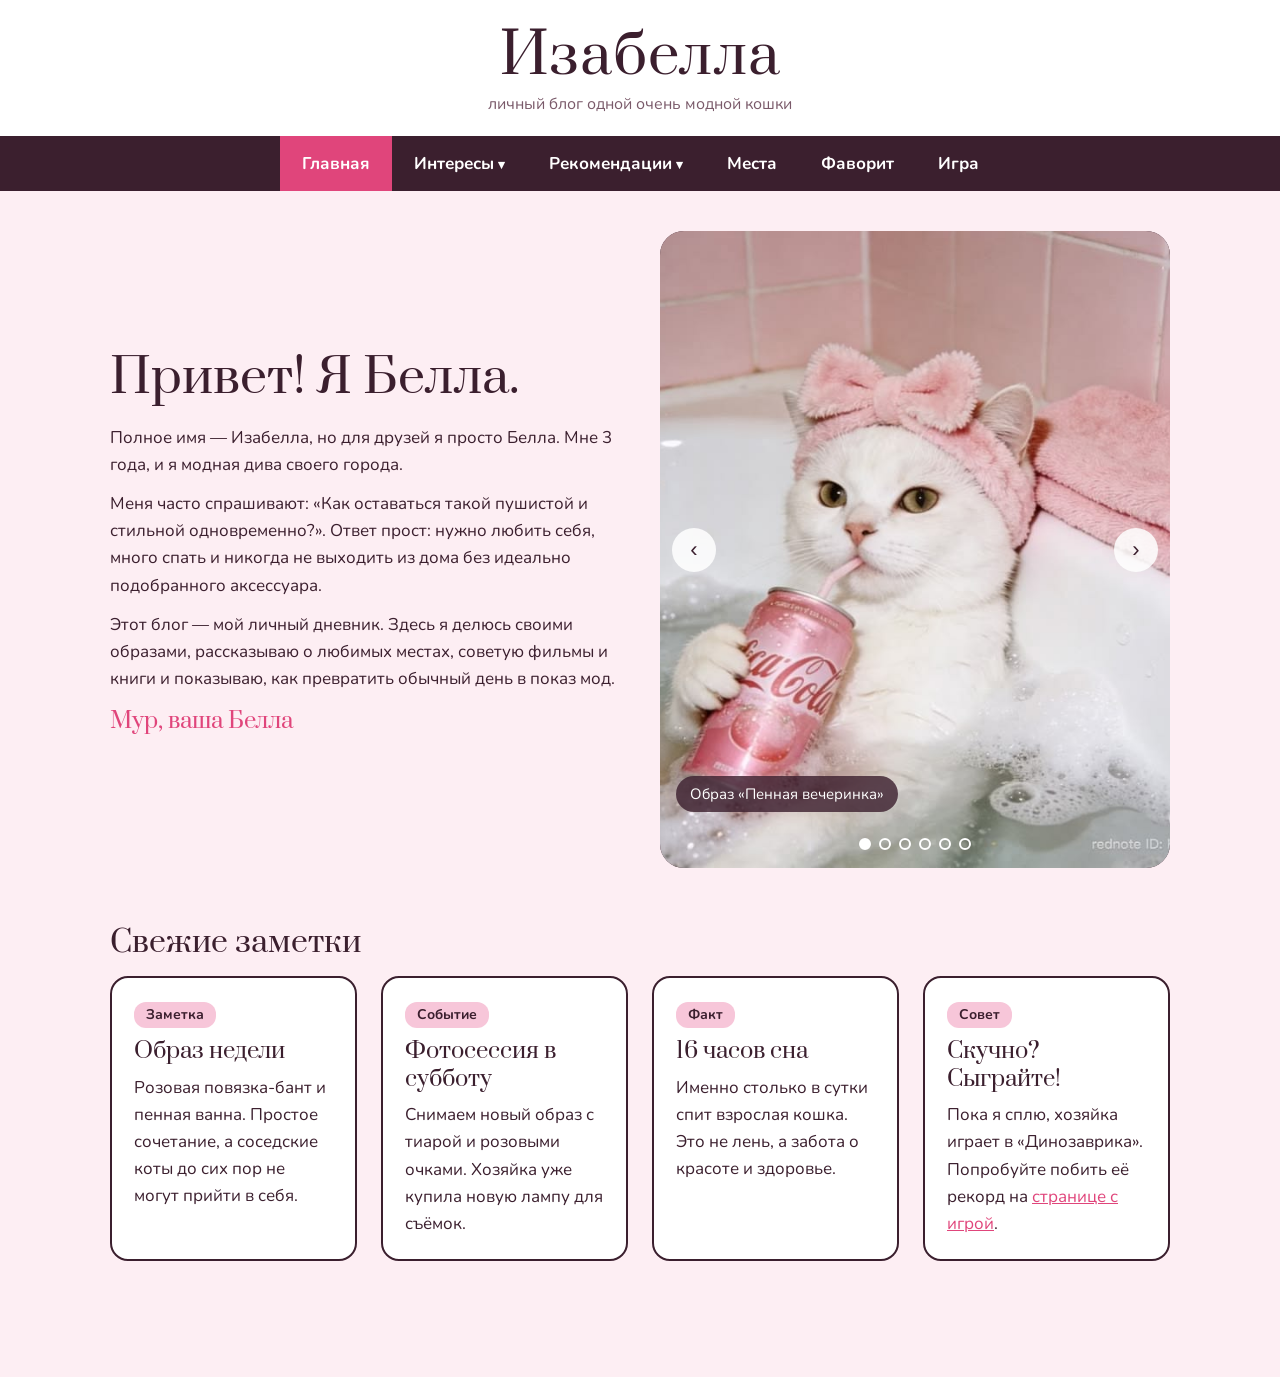
<file: index.html>
<!DOCTYPE html>
<html lang="ru">
<head>
    <meta charset="UTF-8">
    <meta name="viewport" content="width=device-width, initial-scale=1.0">
    <meta name="description" content="Личный блог кошки Изабеллы: мода, фотосессии и кошачья жизнь.">
    <title>Главная — Блог Изабеллы</title>
    <link rel="preconnect" href="https://fonts.googleapis.com">
    <link rel="preconnect" href="https://fonts.gstatic.com" crossorigin>
    <link href="https://fonts.googleapis.com/css2?family=Nunito:wght@400;700&family=Prata&display=swap" rel="stylesheet">
    <link rel="stylesheet" href="css/style.css">
</head>
<body>

    <header class="site-header">
        <a href="index.html" class="logo">Изабелла</a>
        <p class="tagline">личный блог одной очень модной кошки</p>
    </header>

    <nav class="main-nav" aria-label="Основное меню">
        <ul class="menu">
            <li><a href="index.html" class="active" aria-current="page">Главная</a></li>
            <li class="has-sub">
                <a href="interests.html">Интересы</a>
                <ul class="submenu">
                    <li><a href="interests.html#fashion">Мода</a></li>
                    <li><a href="interests.html#photo">Фотосессии</a></li>
                    <li><a href="interests.html#food">Гастрономия</a></li>
                    <li><a href="interests.html#sleep">Сон</a></li>
                    <li><a href="interests.html#gallery">Фотогалерея</a></li>
                </ul>
            </li>
            <li class="has-sub">
                <a href="recommendations.html">Рекомендации</a>
                <ul class="submenu">
                    <li><a href="recommendations.html#films">Фильмы и мультфильмы</a></li>
                    <li><a href="recommendations.html#books">Книги</a></li>
                    <li><a href="recommendations.html#sites">Полезные сайты</a></li>
                </ul>
            </li>
            <li><a href="places.html">Места</a></li>
            <li><a href="favorite.html">Фаворит</a></li>
            <li><a href="game.html">Игра</a></li>
        </ul>
    </nav>

    <main>
        <section class="hero">
            <div>
                <h1>Привет! Я Белла.</h1>
                <p>Полное имя — Изабелла, но для друзей я просто Белла. Мне 3 года, и я модная дива своего города.</p>
                <p>Меня часто спрашивают: «Как оставаться такой пушистой и стильной одновременно?». Ответ прост: нужно любить себя, много спать и никогда не выходить из дома без идеально подобранного аксессуара.</p>
                <p>Этот блог — мой личный дневник. Здесь я делюсь своими образами, рассказываю о любимых местах, советую фильмы и книги и показываю, как превратить обычный день в показ мод.</p>
                <p class="hero-sign">Мур, ваша Белла</p>
            </div>

            <!-- Слайдер с фотографиями -->
            <div class="slider" aria-label="Фотографии Беллы">
                <div class="slides">
                    <figure class="slide">
                        <img src="img/bella-bath.jpg" alt="Образ «Пенная вечеринка»">
                        <figcaption>Образ «Пенная вечеринка»</figcaption>
                    </figure>
                    <figure class="slide">
                        <img src="img/bella-phone.jpg" alt="Разговор с моим агентом">
                        <figcaption>Разговор с моим агентом</figcaption>
                    </figure>
                    <figure class="slide">
                        <img src="img/bella-tiara.jpg" alt="Звёздный выход в тиаре">
                        <figcaption>Звёздный выход в тиаре</figcaption>
                    </figure>
                    <figure class="slide">
                        <img src="img/bella-bows.jpg" alt="Бантики — всегда в моде">
                        <figcaption>Бантики — всегда в моде</figcaption>
                    </figure>
                    <figure class="slide">
                        <img src="img/bella-lashes.jpg" alt="Взгляд через плечо">
                        <figcaption>Взгляд через плечо</figcaption>
                    </figure>
                    <figure class="slide">
                        <img src="img/bella-smile.jpg" alt="Улыбка для обложки">
                        <figcaption>Улыбка для обложки</figcaption>
                    </figure>
                </div>
                <button class="slider-btn prev" aria-label="Предыдущее фото">‹</button>
                <button class="slider-btn next" aria-label="Следующее фото">›</button>
                <div class="slider-dots"></div>
            </div>
        </section>

        <section>
            <h2>Свежие заметки</h2>
            <!-- Сетка из четырёх карточек (CSS Grid) -->
            <div class="cards">
                <article class="card">
                    <span class="card-tag">Заметка</span>
                    <h3>Образ недели</h3>
                    <p>Розовая повязка-бант и пенная ванна. Простое сочетание, а соседские коты до сих пор не могут прийти в себя.</p>
                </article>
                <article class="card">
                    <span class="card-tag">Событие</span>
                    <h3>Фотосессия в субботу</h3>
                    <p>Снимаем новый образ с тиарой и розовыми очками. Хозяйка уже купила новую лампу для съёмок.</p>
                </article>
                <article class="card">
                    <span class="card-tag">Факт</span>
                    <h3>16 часов сна</h3>
                    <p>Именно столько в сутки спит взрослая кошка. Это не лень, а забота о красоте и здоровье.</p>
                </article>
                <article class="card">
                    <span class="card-tag">Совет</span>
                    <h3>Скучно? Сыграйте!</h3>
                    <p>Пока я сплю, хозяйка играет в «Динозаврика». Попробуйте побить её рекорд на <a href="game.html">странице с игрой</a>.</p>
                </article>
            </div>
        </section>
    </main>


    <script src="js/slider.js"></script>
</body>
</html>
</file>
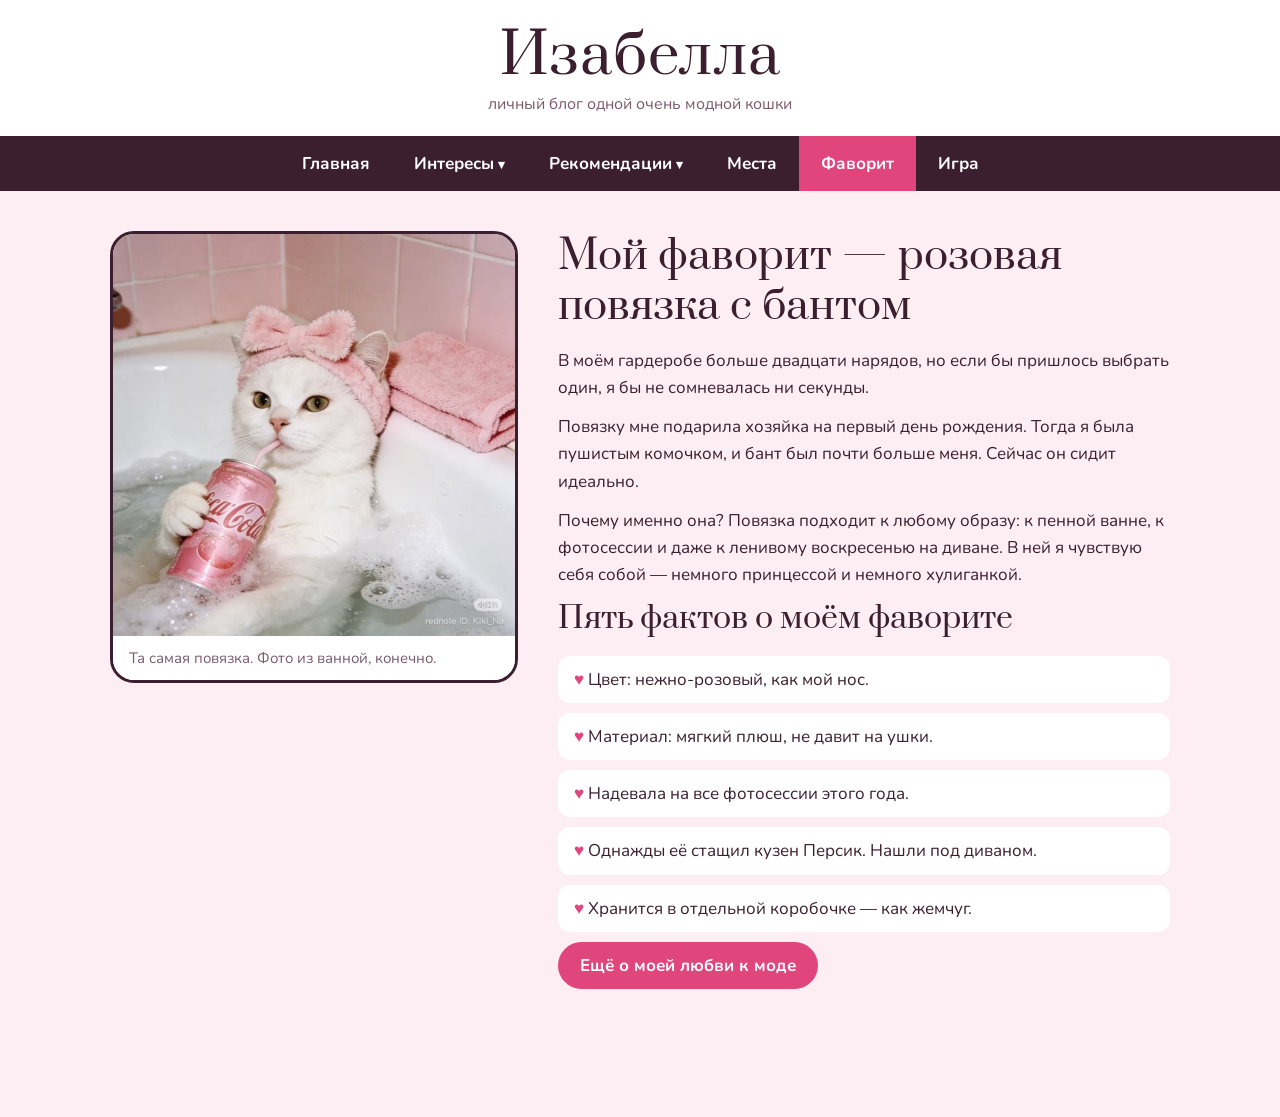
<file: favorite.html>
<!DOCTYPE html>
<html lang="ru">
<head>
    <meta charset="UTF-8">
    <meta name="viewport" content="width=device-width, initial-scale=1.0">
    <meta name="description" content="Любимая вещь кошки Изабеллы — розовая повязка с бантом.">
    <title>Фаворит — Блог Изабеллы</title>
    <link rel="preconnect" href="https://fonts.googleapis.com">
    <link rel="preconnect" href="https://fonts.gstatic.com" crossorigin>
    <link href="https://fonts.googleapis.com/css2?family=Nunito:wght@400;700&family=Prata&display=swap" rel="stylesheet">
    <link rel="stylesheet" href="css/style.css">
</head>
<body>

    <header class="site-header">
        <a href="index.html" class="logo">Изабелла</a>
        <p class="tagline">личный блог одной очень модной кошки</p>
    </header>

    <nav class="main-nav" aria-label="Основное меню">
        <ul class="menu">
            <li><a href="index.html">Главная</a></li>
            <li class="has-sub">
                <a href="interests.html">Интересы</a>
                <ul class="submenu">
                    <li><a href="interests.html#fashion">Мода</a></li>
                    <li><a href="interests.html#photo">Фотосессии</a></li>
                    <li><a href="interests.html#food">Гастрономия</a></li>
                    <li><a href="interests.html#sleep">Сон</a></li>
                    <li><a href="interests.html#gallery">Фотогалерея</a></li>
                </ul>
            </li>
            <li class="has-sub">
                <a href="recommendations.html">Рекомендации</a>
                <ul class="submenu">
                    <li><a href="recommendations.html#films">Фильмы и мультфильмы</a></li>
                    <li><a href="recommendations.html#books">Книги</a></li>
                    <li><a href="recommendations.html#sites">Полезные сайты</a></li>
                </ul>
            </li>
            <li><a href="places.html">Места</a></li>
            <li><a href="favorite.html" class="active" aria-current="page">Фаворит</a></li>
            <li><a href="game.html">Игра</a></li>
        </ul>
    </nav>

    <main>
        <section class="favorite">
            <figure class="favorite-photo">
                <img src="img/bella-bath.jpg" alt="Белла в розовой повязке с бантом">
                <figcaption>Та самая повязка. Фото из ванной, конечно.</figcaption>
            </figure>

            <div>
                <h1>Мой фаворит — розовая повязка с бантом</h1>
                <p>В моём гардеробе больше двадцати нарядов, но если бы пришлось выбрать один, я бы не сомневалась ни секунды.</p>
                <p>Повязку мне подарила хозяйка на первый день рождения. Тогда я была пушистым комочком, и бант был почти больше меня. Сейчас он сидит идеально.</p>
                <p>Почему именно она? Повязка подходит к любому образу: к пенной ванне, к фотосессии и даже к ленивому воскресенью на диване. В ней я чувствую себя собой — немного принцессой и немного хулиганкой.</p>

                <h2>Пять фактов о моём фаворите</h2>
                <ul class="facts">
                    <li>Цвет: нежно-розовый, как мой нос.</li>
                    <li>Материал: мягкий плюш, не давит на ушки.</li>
                    <li>Надевала на все фотосессии этого года.</li>
                    <li>Однажды её стащил кузен Персик. Нашли под диваном.</li>
                    <li>Хранится в отдельной коробочке — как жемчуг.</li>
                </ul>

                <p><a class="btn-link" href="interests.html#fashion">Ещё о моей любви к моде</a></p>
            </div>
        </section>
    </main>


</body>
</html>
</file>
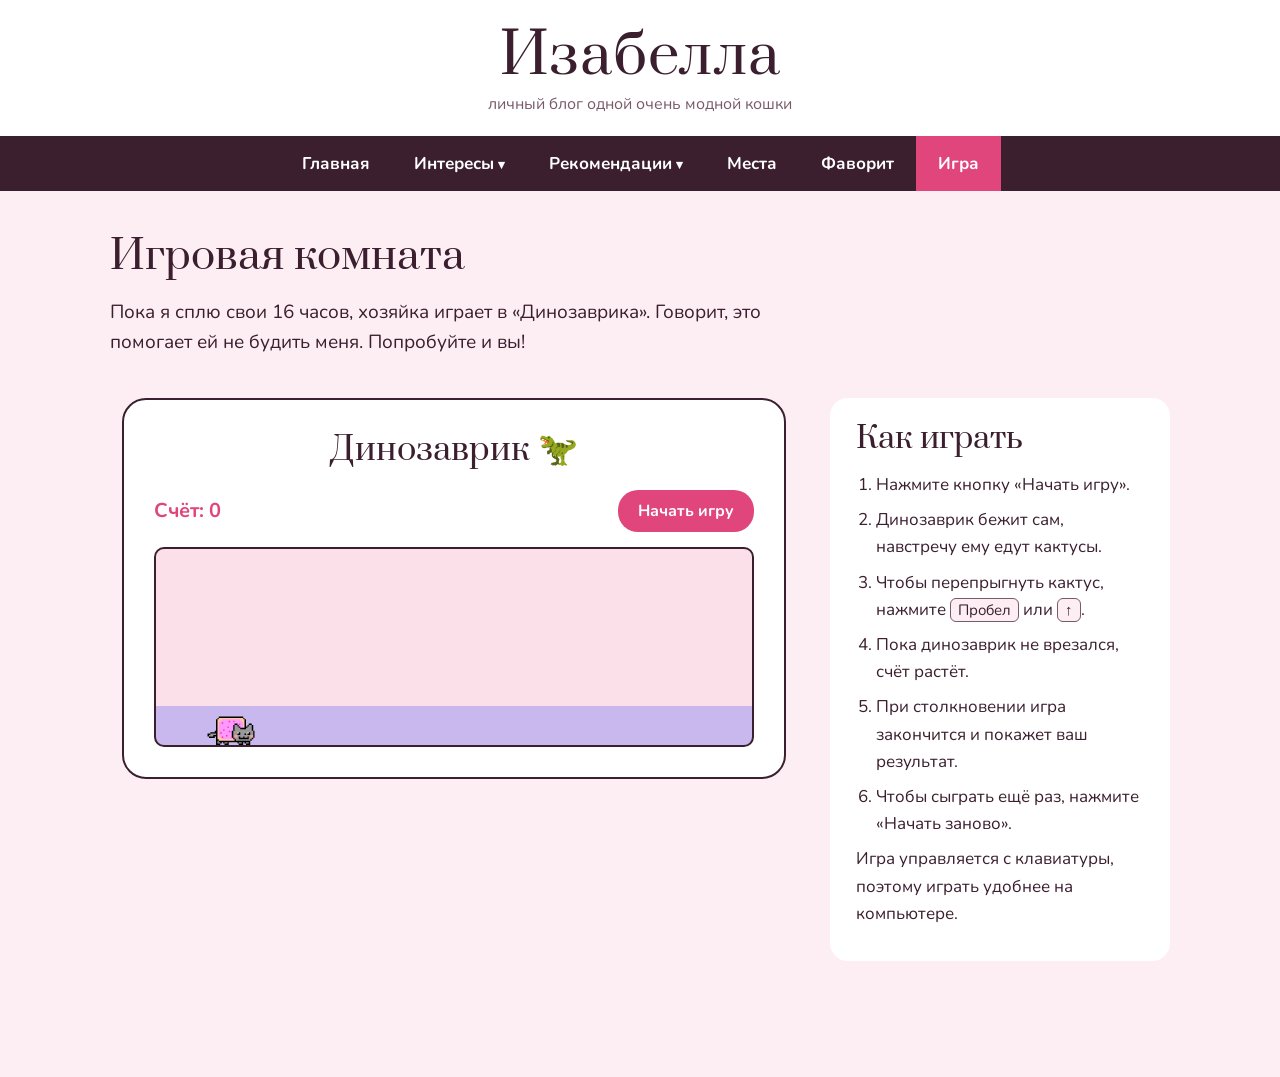
<file: game.html>
<!DOCTYPE html>
<html lang="ru">
<head>
    <meta charset="UTF-8">
    <meta name="viewport" content="width=device-width, initial-scale=1.0">
    <meta name="description" content="Игра «Динозаврик» в блоге кошки Изабеллы.">
    <title>Игра — Блог Изабеллы</title>
    <link rel="preconnect" href="https://fonts.googleapis.com">
    <link rel="preconnect" href="https://fonts.gstatic.com" crossorigin>
    <link href="https://fonts.googleapis.com/css2?family=Nunito:wght@400;700&family=Prata&display=swap" rel="stylesheet">
    <link rel="stylesheet" href="css/style.css">
    <link rel="stylesheet" href="css/game.css">
</head>
<body>

    <header class="site-header">
        <a href="index.html" class="logo">Изабелла</a>
        <p class="tagline">личный блог одной очень модной кошки</p>
    </header>

    <nav class="main-nav" aria-label="Основное меню">
        <ul class="menu">
            <li><a href="index.html">Главная</a></li>
            <li class="has-sub">
                <a href="interests.html">Интересы</a>
                <ul class="submenu">
                    <li><a href="interests.html#fashion">Мода</a></li>
                    <li><a href="interests.html#photo">Фотосессии</a></li>
                    <li><a href="interests.html#food">Гастрономия</a></li>
                    <li><a href="interests.html#sleep">Сон</a></li>
                    <li><a href="interests.html#gallery">Фотогалерея</a></li>
                </ul>
            </li>
            <li class="has-sub">
                <a href="recommendations.html">Рекомендации</a>
                <ul class="submenu">
                    <li><a href="recommendations.html#films">Фильмы и мультфильмы</a></li>
                    <li><a href="recommendations.html#books">Книги</a></li>
                    <li><a href="recommendations.html#sites">Полезные сайты</a></li>
                </ul>
            </li>
            <li><a href="places.html">Места</a></li>
            <li><a href="favorite.html">Фаворит</a></li>
            <li><a href="game.html" class="active" aria-current="page">Игра</a></li>
        </ul>
    </nav>

    <main>
        <section class="page-intro">
            <h1>Игровая комната</h1>
            <p>Пока я сплю свои 16 часов, хозяйка играет в «Динозаврика». Говорит, это помогает ей не будить меня. Попробуйте и вы!</p>
        </section>

        <section class="game-layout">
            <!-- Игра из задания 5: разметка и id не изменены -->
            <div class="game-container">
                <h2>Динозаврик 🦖</h2>

                <!-- Панель управления -->
                <div class="ui-panel">
                    <div class="score">Счёт: <span id="score">0</span></div>
                    <div class="buttons">
                        <button id="startBtn">Начать игру</button>
                        <button id="restartBtn">Начать заново</button>
                    </div>
                </div>

                <!-- Игровое поле -->
                <div class="game-scroll">
                    <div class="game">
                        <div id="dino"></div>
                        <div id="cactus"></div>
                    </div>
                </div>
            </div>

            <!-- Инструкция для игрока -->
            <aside class="game-rules">
                <h2>Как играть</h2>
                <ol>
                    <li>Нажмите кнопку «Начать игру».</li>
                    <li>Динозаврик бежит сам, навстречу ему едут кактусы.</li>
                    <li>Чтобы перепрыгнуть кактус, нажмите <kbd>Пробел</kbd> или <kbd>↑</kbd>.</li>
                    <li>Пока динозаврик не врезался, счёт растёт.</li>
                    <li>При столкновении игра закончится и покажет ваш результат.</li>
                    <li>Чтобы сыграть ещё раз, нажмите «Начать заново».</li>
                </ol>
                <p>Игра управляется с клавиатуры, поэтому играть удобнее на компьютере.</p>
            </aside>
        </section>
    </main>


    <script src="js/game.js"></script>
</body>
</html>
</file>
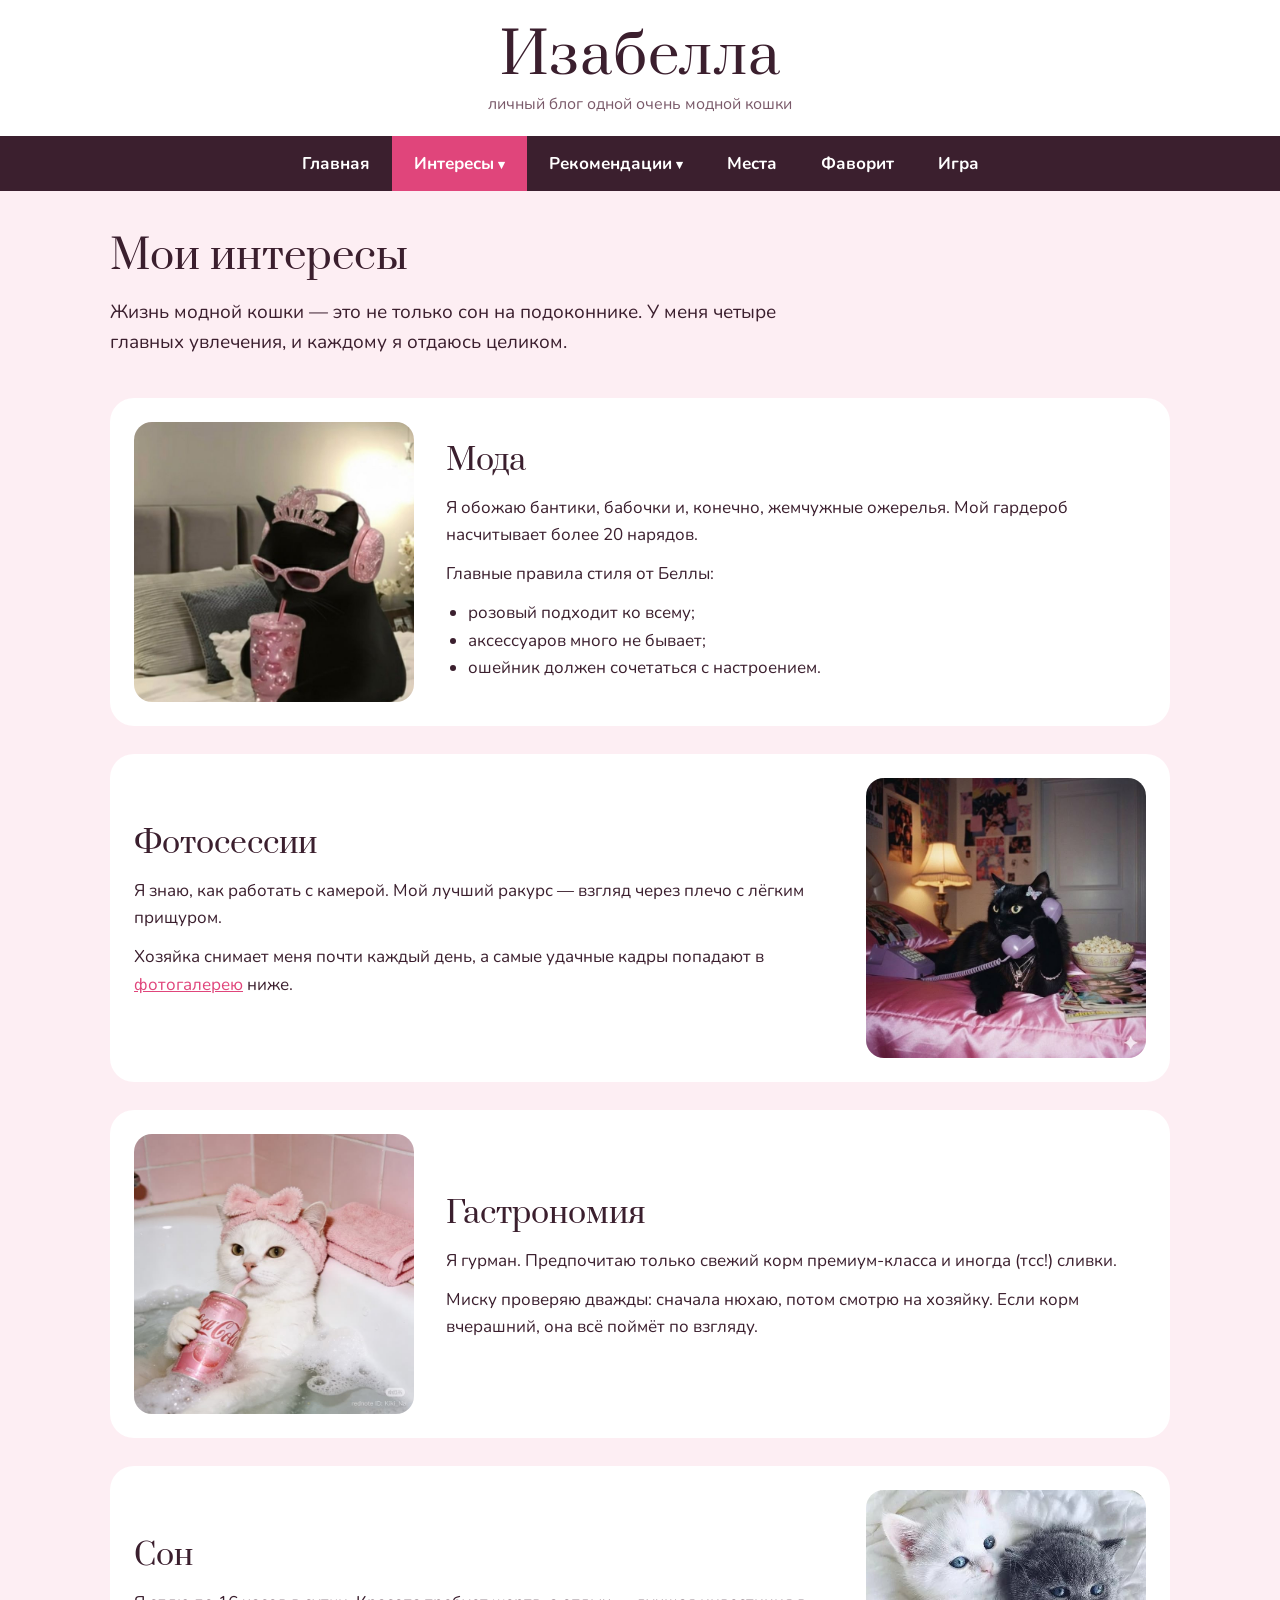
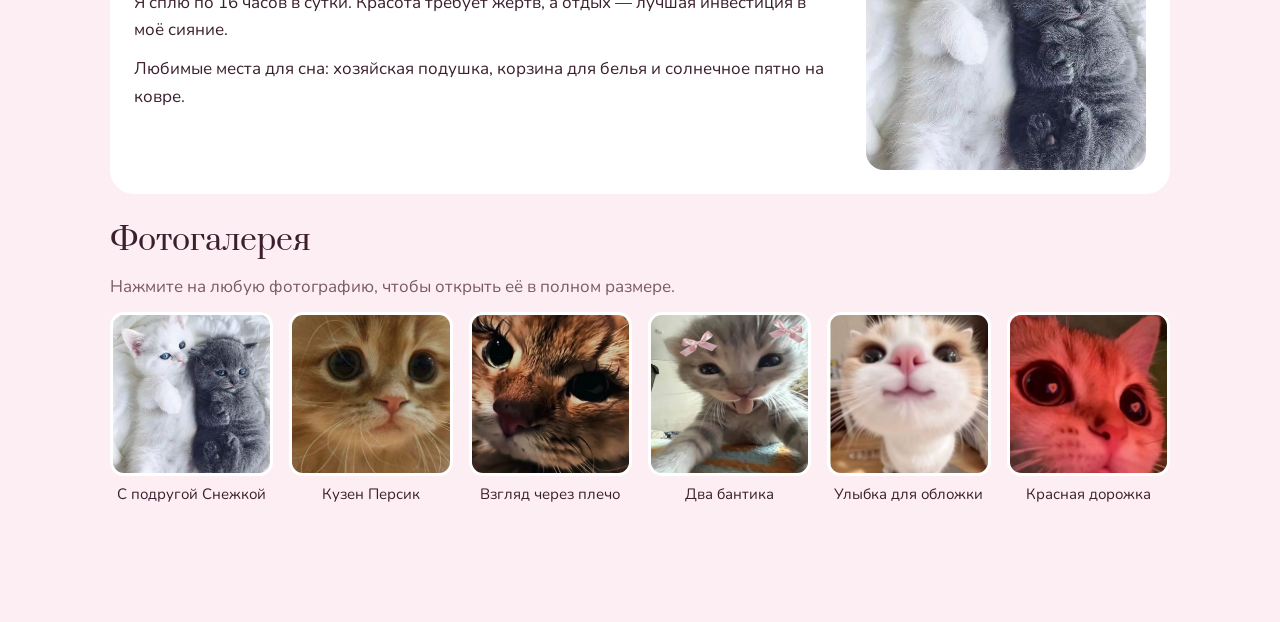
<file: interests.html>
<!DOCTYPE html>
<html lang="ru">
<head>
    <meta charset="UTF-8">
    <meta name="viewport" content="width=device-width, initial-scale=1.0">
    <meta name="description" content="Увлечения кошки Изабеллы: мода, фотосессии, гастрономия и сон.">
    <title>Мои интересы — Блог Изабеллы</title>
    <link rel="preconnect" href="https://fonts.googleapis.com">
    <link rel="preconnect" href="https://fonts.gstatic.com" crossorigin>
    <link href="https://fonts.googleapis.com/css2?family=Nunito:wght@400;700&family=Prata&display=swap" rel="stylesheet">
    <link rel="stylesheet" href="css/style.css">
</head>
<body>

    <header class="site-header">
        <a href="index.html" class="logo">Изабелла</a>
        <p class="tagline">личный блог одной очень модной кошки</p>
    </header>

    <nav class="main-nav" aria-label="Основное меню">
        <ul class="menu">
            <li><a href="index.html">Главная</a></li>
            <li class="has-sub">
                <a href="interests.html" class="active" aria-current="page">Интересы</a>
                <ul class="submenu">
                    <li><a href="interests.html#fashion">Мода</a></li>
                    <li><a href="interests.html#photo">Фотосессии</a></li>
                    <li><a href="interests.html#food">Гастрономия</a></li>
                    <li><a href="interests.html#sleep">Сон</a></li>
                    <li><a href="interests.html#gallery">Фотогалерея</a></li>
                </ul>
            </li>
            <li class="has-sub">
                <a href="recommendations.html">Рекомендации</a>
                <ul class="submenu">
                    <li><a href="recommendations.html#films">Фильмы и мультфильмы</a></li>
                    <li><a href="recommendations.html#books">Книги</a></li>
                    <li><a href="recommendations.html#sites">Полезные сайты</a></li>
                </ul>
            </li>
            <li><a href="places.html">Места</a></li>
            <li><a href="favorite.html">Фаворит</a></li>
            <li><a href="game.html">Игра</a></li>
        </ul>
    </nav>

    <main>
        <section class="page-intro">
            <h1>Мои интересы</h1>
            <p>Жизнь модной кошки — это не только сон на подоконнике. У меня четыре главных увлечения, и каждому я отдаюсь целиком.</p>
        </section>

        <article class="interest" id="fashion">
            <img src="img/bella-tiara.jpg" alt="Белла в тиаре и розовых очках">
            <div>
                <h2>Мода</h2>
                <p>Я обожаю бантики, бабочки и, конечно, жемчужные ожерелья. Мой гардероб насчитывает более 20 нарядов.</p>
                <p>Главные правила стиля от Беллы:</p>
                <ul>
                    <li>розовый подходит ко всему;</li>
                    <li>аксессуаров много не бывает;</li>
                    <li>ошейник должен сочетаться с настроением.</li>
                </ul>
            </div>
        </article>

        <article class="interest" id="photo">
            <img src="img/bella-phone.jpg" alt="Белла позирует с розовым телефоном">
            <div>
                <h2>Фотосессии</h2>
                <p>Я знаю, как работать с камерой. Мой лучший ракурс — взгляд через плечо с лёгким прищуром.</p>
                <p>Хозяйка снимает меня почти каждый день, а самые удачные кадры попадают в <a href="#gallery">фотогалерею</a> ниже.</p>
            </div>
        </article>

        <article class="interest" id="food">
            <img src="img/bella-bath.jpg" alt="Белла в ванне с пеной">
            <div>
                <h2>Гастрономия</h2>
                <p>Я гурман. Предпочитаю только свежий корм премиум-класса и иногда (тсс!) сливки.</p>
                <p>Миску проверяю дважды: сначала нюхаю, потом смотрю на хозяйку. Если корм вчерашний, она всё поймёт по взгляду.</p>
            </div>
        </article>

        <article class="interest" id="sleep">
            <img src="img/friends.jpg" alt="Белла спит вместе с подругой">
            <div>
                <h2>Сон</h2>
                <p>Я сплю по 16 часов в сутки. Красота требует жертв, а отдых — лучшая инвестиция в моё сияние.</p>
                <p>Любимые места для сна: хозяйская подушка, корзина для белья и солнечное пятно на ковре.</p>
            </div>
        </article>

        <!-- Фотогалерея из задания 1: клик открывает фото в новой вкладке -->
        <section id="gallery">
            <h2>Фотогалерея</h2>
            <p class="lead">Нажмите на любую фотографию, чтобы открыть её в полном размере.</p>
            <div class="gallery">
                <a href="img/friends.jpg" target="_blank" title="Открыть фото в новой вкладке">
                    <img src="img/friends.jpg" alt="С подругой Снежкой">
                    <span>С подругой Снежкой</span>
                </a>
                <a href="img/peach.jpg" target="_blank" title="Открыть фото в новой вкладке">
                    <img src="img/peach.jpg" alt="Кузен Персик">
                    <span>Кузен Персик</span>
                </a>
                <a href="img/bella-lashes.jpg" target="_blank" title="Открыть фото в новой вкладке">
                    <img src="img/bella-lashes.jpg" alt="Взгляд через плечо">
                    <span>Взгляд через плечо</span>
                </a>
                <a href="img/bella-bows.jpg" target="_blank" title="Открыть фото в новой вкладке">
                    <img src="img/bella-bows.jpg" alt="Два бантика">
                    <span>Два бантика</span>
                </a>
                <a href="img/bella-smile.jpg" target="_blank" title="Открыть фото в новой вкладке">
                    <img src="img/bella-smile.jpg" alt="Улыбка для обложки">
                    <span>Улыбка для обложки</span>
                </a>
                <a href="img/bella-red.jpg" target="_blank" title="Открыть фото в новой вкладке">
                    <img src="img/bella-red.jpg" alt="Красная дорожка">
                    <span>Красная дорожка</span>
                </a>
            </div>
        </section>
    </main>


</body>
</html>
</file>
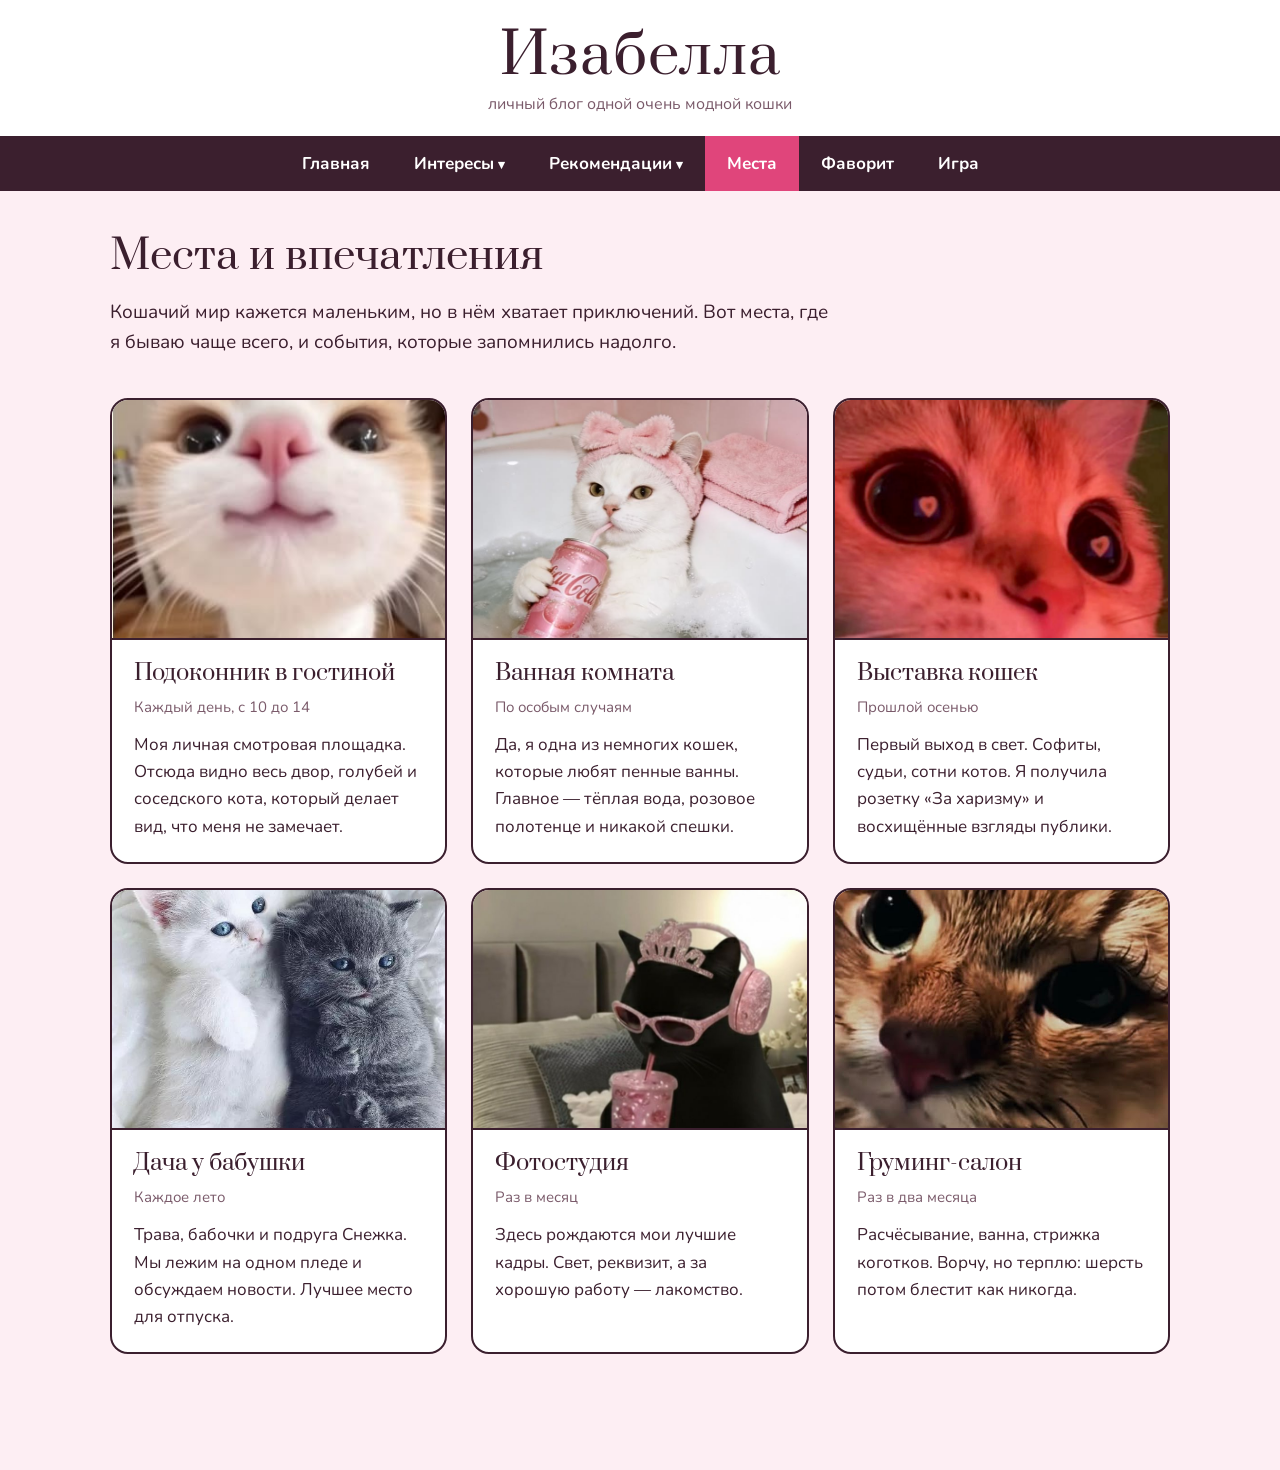
<file: places.html>
<!DOCTYPE html>
<html lang="ru">
<head>
    <meta charset="UTF-8">
    <meta name="viewport" content="width=device-width, initial-scale=1.0">
    <meta name="description" content="Любимые места и яркие впечатления кошки Изабеллы.">
    <title>Места и впечатления — Блог Изабеллы</title>
    <link rel="preconnect" href="https://fonts.googleapis.com">
    <link rel="preconnect" href="https://fonts.gstatic.com" crossorigin>
    <link href="https://fonts.googleapis.com/css2?family=Nunito:wght@400;700&family=Prata&display=swap" rel="stylesheet">
    <link rel="stylesheet" href="css/style.css">
</head>
<body>

    <header class="site-header">
        <a href="index.html" class="logo">Изабелла</a>
        <p class="tagline">личный блог одной очень модной кошки</p>
    </header>

    <nav class="main-nav" aria-label="Основное меню">
        <ul class="menu">
            <li><a href="index.html">Главная</a></li>
            <li class="has-sub">
                <a href="interests.html">Интересы</a>
                <ul class="submenu">
                    <li><a href="interests.html#fashion">Мода</a></li>
                    <li><a href="interests.html#photo">Фотосессии</a></li>
                    <li><a href="interests.html#food">Гастрономия</a></li>
                    <li><a href="interests.html#sleep">Сон</a></li>
                    <li><a href="interests.html#gallery">Фотогалерея</a></li>
                </ul>
            </li>
            <li class="has-sub">
                <a href="recommendations.html">Рекомендации</a>
                <ul class="submenu">
                    <li><a href="recommendations.html#films">Фильмы и мультфильмы</a></li>
                    <li><a href="recommendations.html#books">Книги</a></li>
                    <li><a href="recommendations.html#sites">Полезные сайты</a></li>
                </ul>
            </li>
            <li><a href="places.html" class="active" aria-current="page">Места</a></li>
            <li><a href="favorite.html">Фаворит</a></li>
            <li><a href="game.html">Игра</a></li>
        </ul>
    </nav>

    <main>
        <section class="page-intro">
            <h1>Места и впечатления</h1>
            <p>Кошачий мир кажется маленьким, но в нём хватает приключений. Вот места, где я бываю чаще всего, и события, которые запомнились надолго.</p>
        </section>

        <section>
            <div class="cards cards-3">
                <article class="card card-photo">
                    <img src="img/bella-smile.jpg" alt="Белла на подоконнике">
                    <div class="card-body">
                        <h3>Подоконник в гостиной</h3>
                        <p class="place-meta">Каждый день, с 10 до 14</p>
                        <p>Моя личная смотровая площадка. Отсюда видно весь двор, голубей и соседского кота, который делает вид, что меня не замечает.</p>
                    </div>
                </article>
                <article class="card card-photo">
                    <img src="img/bella-bath.jpg" alt="Белла в ванне">
                    <div class="card-body">
                        <h3>Ванная комната</h3>
                        <p class="place-meta">По особым случаям</p>
                        <p>Да, я одна из немногих кошек, которые любят пенные ванны. Главное — тёплая вода, розовое полотенце и никакой спешки.</p>
                    </div>
                </article>
                <article class="card card-photo">
                    <img src="img/bella-red.jpg" alt="Белла на выставке">
                    <div class="card-body">
                        <h3>Выставка кошек</h3>
                        <p class="place-meta">Прошлой осенью</p>
                        <p>Первый выход в свет. Софиты, судьи, сотни котов. Я получила розетку «За харизму» и восхищённые взгляды публики.</p>
                    </div>
                </article>
                <article class="card card-photo">
                    <img src="img/friends.jpg" alt="Белла с подругой">
                    <div class="card-body">
                        <h3>Дача у бабушки</h3>
                        <p class="place-meta">Каждое лето</p>
                        <p>Трава, бабочки и подруга Снежка. Мы лежим на одном пледе и обсуждаем новости. Лучшее место для отпуска.</p>
                    </div>
                </article>
                <article class="card card-photo">
                    <img src="img/bella-tiara.jpg" alt="Белла в студии">
                    <div class="card-body">
                        <h3>Фотостудия</h3>
                        <p class="place-meta">Раз в месяц</p>
                        <p>Здесь рождаются мои лучшие кадры. Свет, реквизит, а за хорошую работу — лакомство.</p>
                    </div>
                </article>
                <article class="card card-photo">
                    <img src="img/bella-lashes.jpg" alt="Белла после груминга">
                    <div class="card-body">
                        <h3>Груминг-салон</h3>
                        <p class="place-meta">Раз в два месяца</p>
                        <p>Расчёсывание, ванна, стрижка коготков. Ворчу, но терплю: шерсть потом блестит как никогда.</p>
                    </div>
                </article>
            </div>
        </section>
    </main>


</body>
</html>
</file>
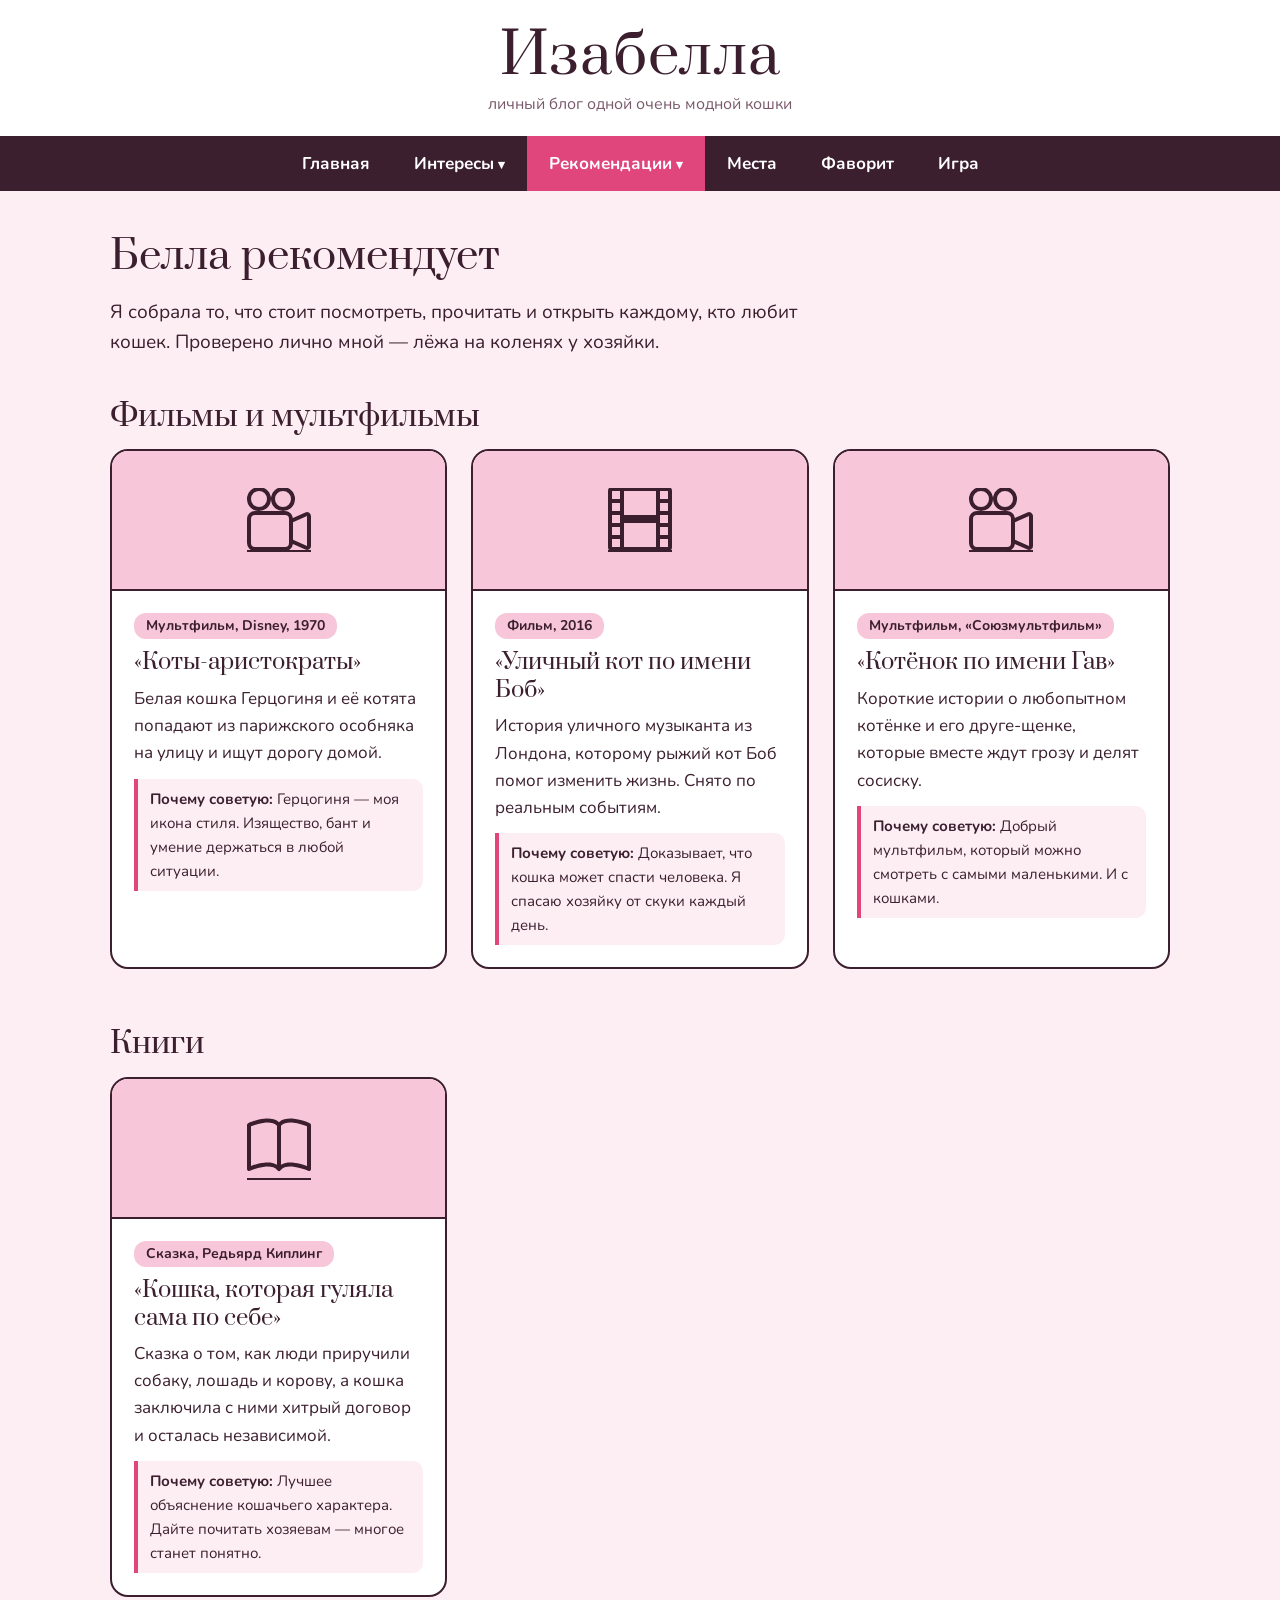
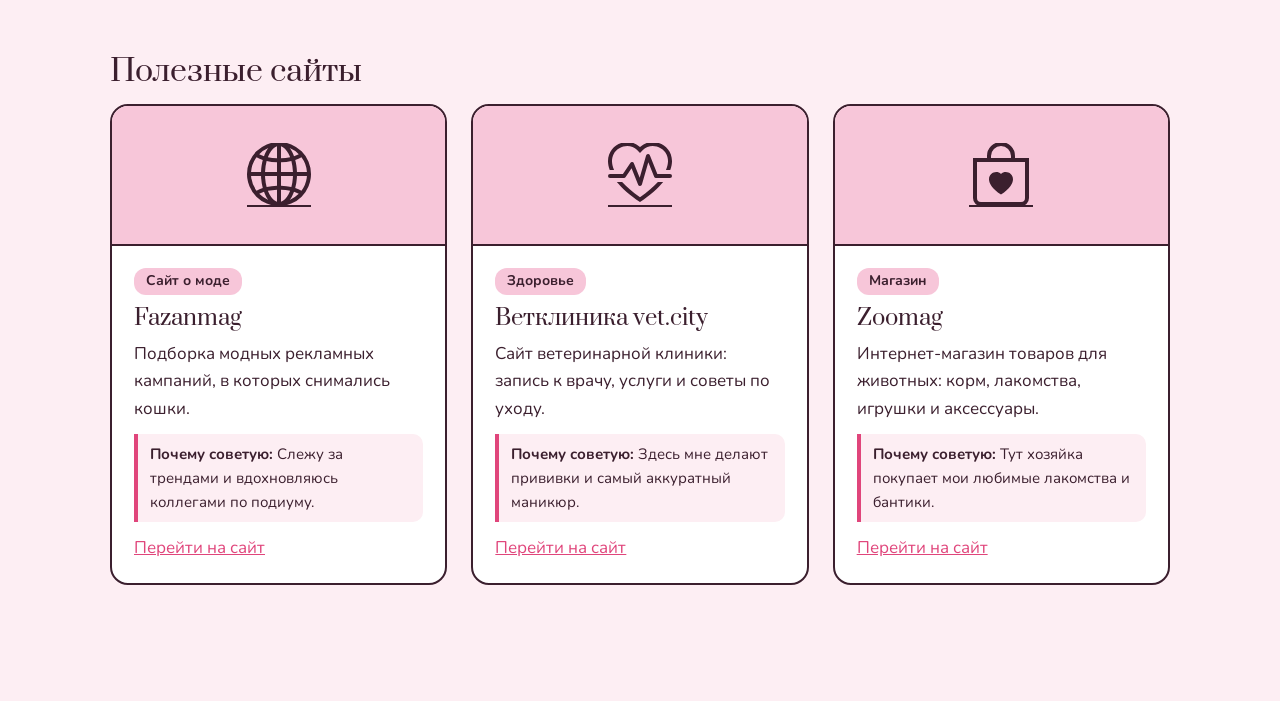
<file: recommendations.html>
<!DOCTYPE html>
<html lang="ru">
<head>
    <meta charset="UTF-8">
    <meta name="viewport" content="width=device-width, initial-scale=1.0">
    <meta name="description" content="Фильмы, книги и сайты, которые советует кошка Изабелла.">
    <title>Мои рекомендации — Блог Изабеллы</title>
    <link rel="preconnect" href="https://fonts.googleapis.com">
    <link rel="preconnect" href="https://fonts.gstatic.com" crossorigin>
    <link href="https://fonts.googleapis.com/css2?family=Nunito:wght@400;700&family=Prata&display=swap" rel="stylesheet">
    <link rel="stylesheet" href="css/style.css">
</head>
<body>

    <header class="site-header">
        <a href="index.html" class="logo">Изабелла</a>
        <p class="tagline">личный блог одной очень модной кошки</p>
    </header>

    <nav class="main-nav" aria-label="Основное меню">
        <ul class="menu">
            <li><a href="index.html">Главная</a></li>
            <li class="has-sub">
                <a href="interests.html">Интересы</a>
                <ul class="submenu">
                    <li><a href="interests.html#fashion">Мода</a></li>
                    <li><a href="interests.html#photo">Фотосессии</a></li>
                    <li><a href="interests.html#food">Гастрономия</a></li>
                    <li><a href="interests.html#sleep">Сон</a></li>
                    <li><a href="interests.html#gallery">Фотогалерея</a></li>
                </ul>
            </li>
            <li class="has-sub">
                <a href="recommendations.html" class="active" aria-current="page">Рекомендации</a>
                <ul class="submenu">
                    <li><a href="recommendations.html#films">Фильмы и мультфильмы</a></li>
                    <li><a href="recommendations.html#books">Книги</a></li>
                    <li><a href="recommendations.html#sites">Полезные сайты</a></li>
                </ul>
            </li>
            <li><a href="places.html">Места</a></li>
            <li><a href="favorite.html">Фаворит</a></li>
            <li><a href="game.html">Игра</a></li>
        </ul>
    </nav>

    <main>
        <section class="page-intro">
            <h1>Белла рекомендует</h1>
            <p>Я собрала то, что стоит посмотреть, прочитать и открыть каждому, кто любит кошек. Проверено лично мной — лёжа на коленях у хозяйки.</p>
        </section>

        <section id="films">
            <h2>Фильмы и мультфильмы</h2>
            <div class="cards cards-3">
                <article class="card card-photo">
                    <div class="rec-icon"><img src="img/icons/camera-reels.svg" alt="Иконка: Мультфильм, Disney, 1970"></div>
                    <div class="card-body">
                        <span class="card-tag">Мультфильм, Disney, 1970</span>
                        <h3>«Коты-аристократы»</h3>
                        <p>Белая кошка Герцогиня и её котята попадают из парижского особняка на улицу и ищут дорогу домой.</p>
                        <p class="rec-why"><strong>Почему советую:</strong> Герцогиня — моя икона стиля. Изящество, бант и умение держаться в любой ситуации.</p>
                    </div>
                </article>
                <article class="card card-photo">
                    <div class="rec-icon"><img src="img/icons/film.svg" alt="Иконка: Фильм, 2016"></div>
                    <div class="card-body">
                        <span class="card-tag">Фильм, 2016</span>
                        <h3>«Уличный кот по имени Боб»</h3>
                        <p>История уличного музыканта из Лондона, которому рыжий кот Боб помог изменить жизнь. Снято по реальным событиям.</p>
                        <p class="rec-why"><strong>Почему советую:</strong> Доказывает, что кошка может спасти человека. Я спасаю хозяйку от скуки каждый день.</p>
                    </div>
                </article>
                <article class="card card-photo">
                    <div class="rec-icon"><img src="img/icons/camera-reels.svg" alt="Иконка: Мультфильм, «Союзмультфильм»"></div>
                    <div class="card-body">
                        <span class="card-tag">Мультфильм, «Союзмультфильм»</span>
                        <h3>«Котёнок по имени Гав»</h3>
                        <p>Короткие истории о любопытном котёнке и его друге-щенке, которые вместе ждут грозу и делят сосиску.</p>
                        <p class="rec-why"><strong>Почему советую:</strong> Добрый мультфильм, который можно смотреть с самыми маленькими. И с кошками.</p>
                    </div>
                </article>
            </div>
        </section>

        <section id="books">
            <h2>Книги</h2>
            <div class="cards cards-3">
                <article class="card card-photo">
                    <div class="rec-icon"><img src="img/icons/book.svg" alt="Иконка: Сказка, Редьярд Киплинг"></div>
                    <div class="card-body">
                        <span class="card-tag">Сказка, Редьярд Киплинг</span>
                        <h3>«Кошка, которая гуляла сама по себе»</h3>
                        <p>Сказка о том, как люди приручили собаку, лошадь и корову, а кошка заключила с ними хитрый договор и осталась независимой.</p>
                        <p class="rec-why"><strong>Почему советую:</strong> Лучшее объяснение кошачьего характера. Дайте почитать хозяевам — многое станет понятно.</p>
                    </div>
                </article>
            </div>
        </section>

        <section id="sites">
            <h2>Полезные сайты</h2>
            <div class="cards cards-3">
                <article class="card card-photo">
                    <div class="rec-icon"><img src="img/icons/globe2.svg" alt="Иконка: Сайт о моде"></div>
                    <div class="card-body">
                        <span class="card-tag">Сайт о моде</span>
                        <h3>Fazanmag</h3>
                        <p>Подборка модных рекламных кампаний, в которых снимались кошки.</p>
                        <p class="rec-why"><strong>Почему советую:</strong> Слежу за трендами и вдохновляюсь коллегами по подиуму.</p>
                        <p><a href="https://fazanmag.com/340-koshki-v-luchshikh-modnykh-kampaniyakh.html" target="_blank" rel="noopener">Перейти на сайт</a></p>
                    </div>
                </article>
                <article class="card card-photo">
                    <div class="rec-icon"><img src="img/icons/heart-pulse.svg" alt="Иконка: Здоровье"></div>
                    <div class="card-body">
                        <span class="card-tag">Здоровье</span>
                        <h3>Ветклиника vet.city</h3>
                        <p>Сайт ветеринарной клиники: запись к врачу, услуги и советы по уходу.</p>
                        <p class="rec-why"><strong>Почему советую:</strong> Здесь мне делают прививки и самый аккуратный маникюр.</p>
                        <p><a href="https://vet.city/" target="_blank" rel="noopener">Перейти на сайт</a></p>
                    </div>
                </article>
                <article class="card card-photo">
                    <div class="rec-icon"><img src="img/icons/bag-heart.svg" alt="Иконка: Магазин"></div>
                    <div class="card-body">
                        <span class="card-tag">Магазин</span>
                        <h3>Zoomag</h3>
                        <p>Интернет-магазин товаров для животных: корм, лакомства, игрушки и аксессуары.</p>
                        <p class="rec-why"><strong>Почему советую:</strong> Тут хозяйка покупает мои любимые лакомства и бантики.</p>
                        <p><a href="https://zoomag.ru/" target="_blank" rel="noopener">Перейти на сайт</a></p>
                    </div>
                </article>
            </div>
        </section>
    </main>


</body>
</html>
</file>
<file: css/style.css>
/* =========================================================
   Общий файл стилей блога «Изабелла»
   Подключается на всех страницах сайта
   ========================================================= */

/* ---------- Цветовая палитра (переменные) ---------- */
:root {
    --powder: #FDEEF3;   /* фон страницы — пудровый розовый */
    --pink:   #E0457B;   /* акцент — яркий розовый */
    --blush:  #F7C6D9;   /* светло-розовый для плашек */
    --lilac:  #C9B8EE;   /* сиреневый, второй акцент */
    --plum:   #3B1F2E;   /* основной цвет текста и меню */
    --pearl:  #FFFFFF;   /* белый для карточек */
    --muted:  #7A5A6A;   /* приглушённый текст */
}

/* ---------- Базовые настройки ---------- */
* {
    margin: 0;
    padding: 0;
    box-sizing: border-box;
}

body {
    font-family: 'Nunito', 'Segoe UI', Verdana, sans-serif;
    font-size: 17px;
    line-height: 1.6;
    color: var(--plum);
    background-color: var(--powder);
}

img {
    max-width: 100%;
    display: block;
}

a {
    color: var(--pink);
}

a:hover {
    color: var(--plum);
}

h1, h2, h3 {
    font-family: 'Prata', Georgia, 'Times New Roman', serif;
    font-weight: 400;
    line-height: 1.25;
}

h1 { font-size: 40px; margin-bottom: 16px; }
h2 { font-size: 30px; margin-bottom: 14px; }
h3 { font-size: 22px; margin-bottom: 8px; }

p { margin-bottom: 12px; }

/* Видимый фокус для навигации с клавиатуры */
a:focus-visible,
button:focus-visible {
    outline: 3px solid var(--pink);
    outline-offset: 3px;
}

.site-header {
    background: var(--pearl);
    text-align: center;
    padding: 28px 20px 18px;
}

.logo {
    font-family: 'Prata', Georgia, serif;
    font-size: 56px;
    line-height: 1;
    color: var(--plum);
    text-decoration: none;
    letter-spacing: 1px;
}

.logo:hover {
    color: var(--pink);
}

.tagline {
    margin: 8px 0 0;
    color: var(--muted);
    font-size: 16px;
}

.main-nav {
    background: var(--plum);
    position: relative;
    z-index: 10;
}

.menu {
    list-style: none;
    display: flex;
    flex-wrap: wrap;
    justify-content: center;
}

.menu > li {
    position: relative;
}

.menu > li > a {
    display: block;
    padding: 14px 22px;
    color: var(--pearl);
    text-decoration: none;
    font-weight: 700;
    transition: background-color 0.2s;
}

.menu > li > a:hover,
.menu > li:hover > a,
.menu > li > a.active {
    background: var(--pink);
    color: var(--pearl);
}

.menu .has-sub > a::after {
    content: " ▾";
    font-size: 13px;
}

.submenu {
    list-style: none;
    display: none;
    position: absolute;
    top: 100%;
    left: 0;
    min-width: 220px;
    background: var(--pearl);
    border: 2px solid var(--plum);
    border-top: none;
}

.submenu a {
    display: block;
    padding: 10px 18px;
    color: var(--plum);
    text-decoration: none;
    border-bottom: 1px solid var(--blush);
    transition: background-color 0.2s;
}

.submenu li:last-child a {
    border-bottom: none;
}

.submenu a:hover {
    background: var(--blush);
}

.menu li:hover > .submenu,
.menu li:focus-within > .submenu {
    display: block;
}

main {
    max-width: 1100px;
    margin: 0 auto;
    padding: 40px 20px 60px;
}

section {
    margin-bottom: 56px;
    scroll-margin-top: 20px;
}

.page-intro {
    max-width: 720px;
    margin-bottom: 40px;
}

.page-intro p {
    font-size: 19px;
}

.lead {
    color: var(--muted);
}
.hero {
    display: grid;
    grid-template-columns: 1fr 1fr;
    gap: 40px;
    align-items: center;
}

.hero h1 {
    font-size: 48px;
}

.hero-sign {
    font-family: 'Prata', Georgia, serif;
    font-size: 22px;
    color: var(--pink);
}
.slider {
    position: relative;
    border-radius: 24px;
    overflow: hidden;
    background: var(--plum);
    aspect-ratio: 4 / 5;
}

.slides {
    display: flex;
    height: 100%;
    transition: transform 0.6s ease;
}

.slide {
    min-width: 100%;
    height: 100%;
    position: relative;
}

.slide img {
    width: 100%;
    height: 100%;
    object-fit: cover;
}

.slide figcaption {
    position: absolute;
    left: 16px;
    bottom: 56px;
    background: rgba(59, 31, 46, 0.8);
    color: var(--pearl);
    padding: 6px 14px;
    border-radius: 20px;
    font-size: 15px;
}

.slider-btn {
    position: absolute;
    top: 50%;
    transform: translateY(-50%);
    width: 44px;
    height: 44px;
    border: none;
    border-radius: 50%;
    background: rgba(255, 255, 255, 0.85);
    color: var(--plum);
    font-size: 22px;
    cursor: pointer;
    transition: background-color 0.2s;
}

.slider-btn:hover {
    background: var(--pink);
    color: var(--pearl);
}

.slider-btn.prev { left: 12px; }
.slider-btn.next { right: 12px; }

.slider-dots {
    position: absolute;
    bottom: 18px;
    left: 0;
    right: 0;
    display: flex;
    justify-content: center;
    gap: 8px;
}

.slider-dots button {
    width: 12px;
    height: 12px;
    border-radius: 50%;
    border: 2px solid var(--pearl);
    background: transparent;
    cursor: pointer;
}

.slider-dots button.active {
    background: var(--pearl);
}
.cards {
    display: grid;
    grid-template-columns: repeat(auto-fill, minmax(230px, 1fr));
    gap: 24px;
}

.cards-3 {
    grid-template-columns: repeat(auto-fill, minmax(290px, 1fr));
}

.card {
    background: var(--pearl);
    border: 2px solid var(--plum);
    border-radius: 18px;
    padding: 22px;
    transition: border-color 0.2s, background-color 0.2s;
}
.card:hover {
    border-color: var(--pink);
    background-color: #FFF7FA;
}

.card-tag {
    display: inline-block;
    background: var(--blush);
    color: var(--plum);
    font-size: 14px;
    font-weight: 700;
    padding: 2px 12px;
    border-radius: 12px;
    margin-bottom: 10px;
}

.card p:last-child {
    margin-bottom: 0;
}

.card-photo {
    padding: 0;
    overflow: hidden;
}

.card-photo img {
    width: 100%;
    height: 240px;
    object-fit: cover;
    border-bottom: 2px solid var(--plum);
}

.card-body {
    padding: 20px 22px 22px;
}
.interest {
    display: flex;
    gap: 32px;
    align-items: center;
    background: var(--pearl);
    border-radius: 24px;
    padding: 24px;
    margin-bottom: 28px;
}

.interest:nth-of-type(even) {
    flex-direction: row-reverse;
}

.interest img {
    width: 280px;
    height: 280px;
    object-fit: cover;
    border-radius: 18px;
    flex-shrink: 0;
}

.interest ul {
    margin: 8px 0 0 22px;
}
.gallery {
    display: grid;
    grid-template-columns: repeat(auto-fill, minmax(160px, 1fr));
    gap: 16px;
}

.gallery a {
    display: block;
    text-decoration: none;
    color: var(--plum);
    text-align: center;
}

.gallery img {
    width: 100%;
    aspect-ratio: 1 / 1;
    object-fit: cover;
    border-radius: 14px;
    border: 3px solid var(--pearl);
    transition: transform 0.25s, border-color 0.25s;
}

.gallery a:hover img {
    transform: scale(1.05);
    border-color: var(--pink);
}

.gallery span {
    display: block;
    margin-top: 6px;
    font-size: 15px;
}

.rec-icon {
    height: 140px;
    display: flex;
    justify-content: center;
    align-items: center;
    background-color: var(--blush);
    border-bottom: 2px solid var(--plum);
}

.rec-icon img {
    width: 64px;
    height: 64px;
}

.rec-why {
    background: var(--powder);
    border-left: 4px solid var(--pink);
    padding: 8px 12px;
    border-radius: 0 10px 10px 0;
    font-size: 15px;
}
.place-meta {
    color: var(--muted);
    font-size: 15px;
}

.favorite {
    display: grid;
    grid-template-columns: 2fr 3fr;
    gap: 40px;
    align-items: start;
}

.favorite-photo {
    border-radius: 24px;
    overflow: hidden;
    border: 3px solid var(--plum);
}

.favorite-photo figcaption {
    background: var(--pearl);
    padding: 10px 16px;
    font-size: 15px;
    color: var(--muted);
}

.facts {
    list-style: none;
    margin-top: 18px;
}

.facts li {
    background: var(--pearl);
    border-radius: 12px;
    padding: 10px 16px;
    margin-bottom: 10px;
}

.facts li::before {
    content: "♥ ";
    color: var(--pink);
}

.btn-link {
    display: inline-block;
    background: var(--pink);
    color: var(--pearl);
    text-decoration: none;
    font-weight: 700;
    padding: 10px 22px;
    border-radius: 24px;
    transition: background-color 0.2s;
}

.btn-link:hover {
    background: var(--plum);
    color: var(--pearl);
}

@media (max-width: 860px) {
    .hero,
    .favorite {
        grid-template-columns: 1fr;
    }

    .interest,
    .interest:nth-of-type(even) {
        flex-direction: column;
        align-items: flex-start;
    }

    .interest img {
        width: 100%;
        height: 260px;
    }
}

@media (max-width: 600px) {
    body { font-size: 16px; }
    h1, .hero h1 { font-size: 32px; }
    h2 { font-size: 25px; }
    .logo { font-size: 40px; }

    .menu > li > a {
        padding: 10px 12px;
        font-size: 15px;
    }

    .menu li:hover > .submenu,
    .menu li:focus-within > .submenu {
        display: none;
    }

    .menu .has-sub > a::after {
        content: "";
    }
}

@media (prefers-reduced-motion: reduce) {
    * {
        transition: none !important;
    }
}
</file>
<file: css/game.css>
.game-container {
    background: #fff;
    padding: 30px;
    border-radius: 24px;
    border: 2px solid var(--plum);
    width: max-content;
    margin: 0 auto;
}

.game-container h2 {
    text-align: center;
    color: var(--plum);
    margin-bottom: 20px;
    font-size: 32px;
}

.ui-panel {
    display: flex;
    justify-content: space-between;
    align-items: center;
    margin-bottom: 15px;
}

.score {
    font-size: 20px;
    font-weight: bold;
    color: var(--pink);
}

.buttons button {
    padding: 10px 20px;
    margin-left: 10px;
    border: none;
    border-radius: 20px;
    font-size: 16px;
    font-weight: bold;
    font-family: inherit;
    cursor: pointer;
    transition: 0.2s;
}

#startBtn { background-color: var(--pink); color: white; }
#startBtn:hover { background-color: var(--plum); }

#restartBtn { background-color: var(--plum); color: white; display: none; }
#restartBtn:hover { background-color: var(--pink); }


.game-scroll {
    overflow-x: auto;
}

.game {
    width: 600px;
    height: 200px;
    border: 2px solid var(--plum);
    border-radius: 10px;
    margin: auto;
    position: relative;
    overflow: hidden;
    background: linear-gradient(to bottom, #FBE0EA 80%, #C9B8EE 80%);
}

#dino {
    width: 50px;  
    height: 50px; 
    background-image: url('../img/dino.gif'); 
    background-size: contain; 
    background-repeat: no-repeat;
    background-position: center bottom;
    position: relative;
    top: 150px; 
    left: 50px;
    z-index: 2;
}

#cactus {
    width: 30px;  
    height: 40px; 
    background-image: url('../img/cactus.png'); 
    background-size: contain;
    background-repeat: no-repeat;
    position: relative;
    top: 120px; 
    left: 580px;
    display: none;
    z-index: 2;
}

.jump {
    animation: jump 0.5s linear;
}

@keyframes jump {
    0%   { top: 150px; }
    50%  { top: 80px; } 
    100% { top: 150px; }
}

@keyframes cactusMov {
    0% { left: 580px; }
    100% { left: -30px; }
}

.cactus-active {
    display: block !important;
    animation: cactusMov 2s infinite linear; 
}

.game-layout {
    display: flex;
    flex-wrap: wrap;
    gap: 32px;
    align-items: flex-start;
    justify-content: center;
}

.game-rules {
    background: var(--pearl);
    border-radius: 18px;
    padding: 22px 26px;
    max-width: 340px;
}

.game-rules ol {
    margin-left: 20px;
}

.game-rules li {
    margin-bottom: 8px;
}

kbd {
    background: var(--powder);
    border: 1px solid var(--muted);
    border-radius: 6px;
    padding: 1px 7px;
    font-family: inherit;
    font-size: 15px;
}

@media (max-width: 700px) {
    .game-container {
        width: 100%;
        padding: 18px;
    }
}
</file>
